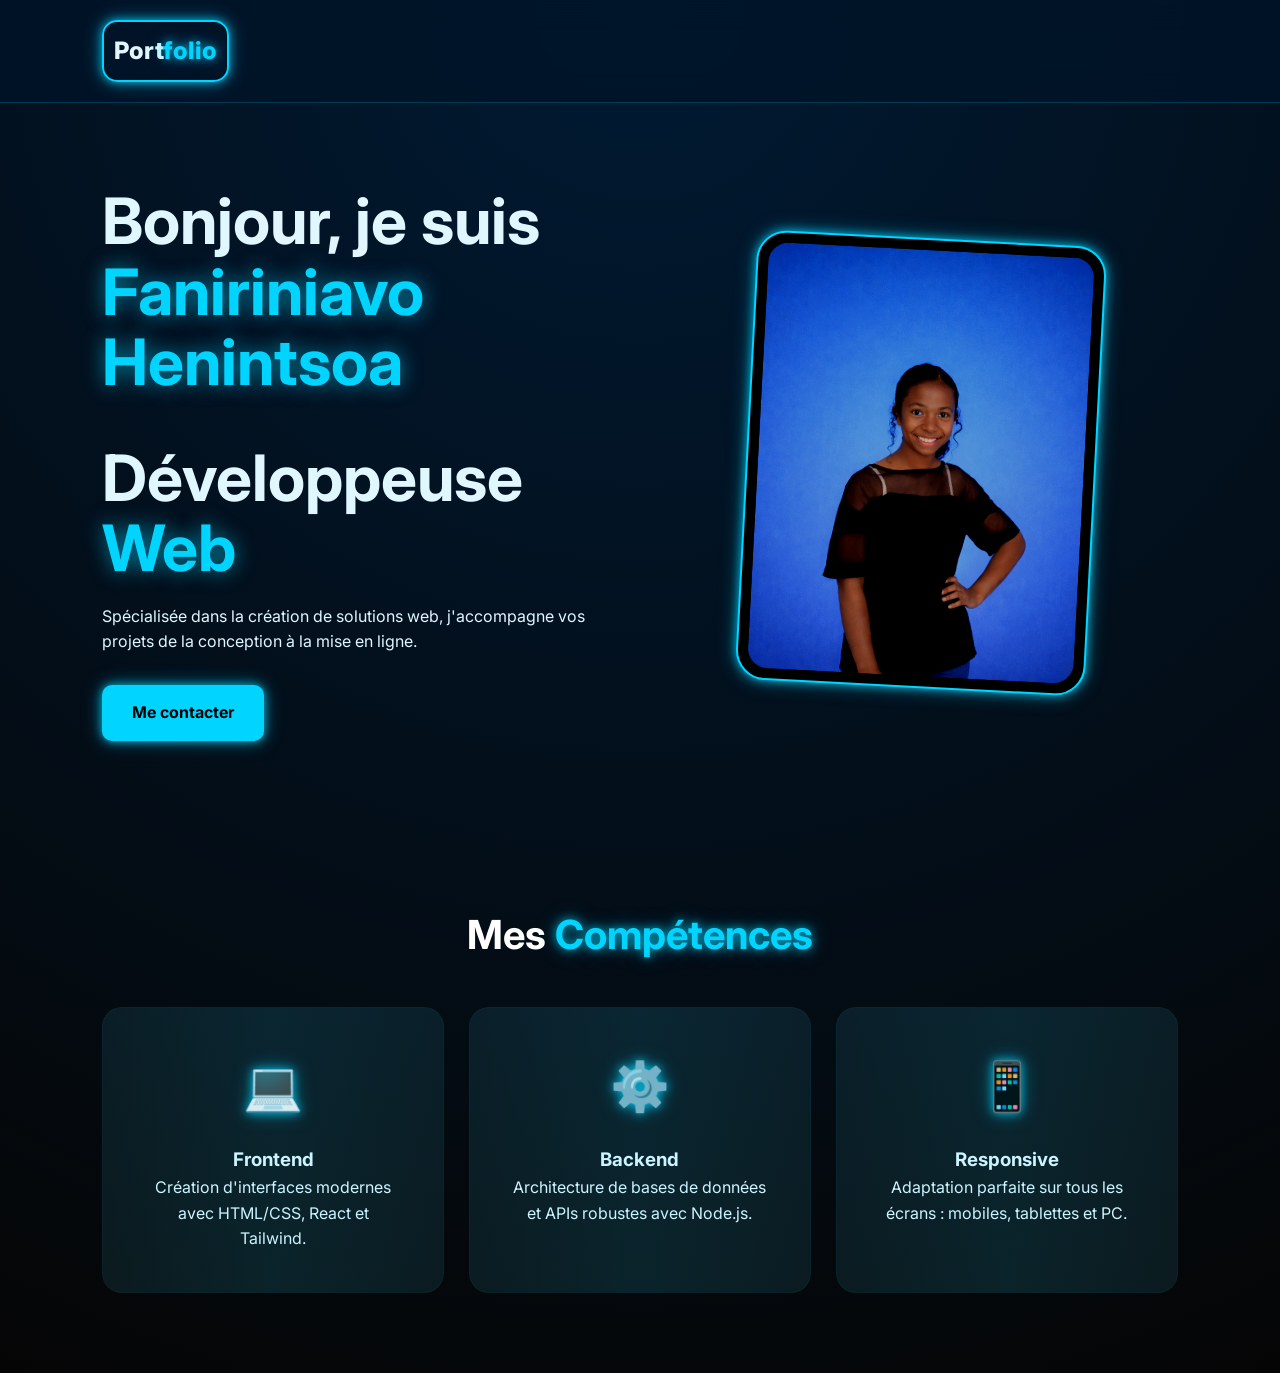
<file: index.html>
<!DOCTYPE html>
<html lang="en">
<head>
    <meta charset="UTF-8">
    <meta name="viewport" content="width=device-width, initial-scale=1.0">
    <title>mon portfolio</title>
    
</head>
<body>
    <!DOCTYPE html>
<html lang="fr">
<head>
    <meta charset="UTF-8">
    <meta name="viewport" content="width=device-width, initial-scale=1.0">
    <title>Dev Portfolio | Moderne</title>
    <link rel="stylesheet" href="style2.css">
    <link href="https://fonts.googleapis.com/css2?family=Inter:wght@300;400;600;800&display=swap" rel="stylesheet">
</head>
<body>

    <nav class="navbar">
        <div class="logo">Port<span>folio</span></div>
        
        
    </nav>

    <header class="hero" id="accueil">
        <div class="hero-text">
            <h1>Bonjour, je suis <span>Faniriniavo Henintsoa</span></h1>
            <br>
            <h1>Développeuse <span>Web</span></h1>
            <p>Spécialisée dans la création de solutions web, j'accompagne vos projets de la conception à la mise en ligne.</p>
         <div class="hero-btns">
                <a href="./contact.html" class="btn-primary">Me contacter</a>
                
            </div>
        </div>

        <div class="hero-image-container">
            <div class="main-photo-card">
                <img src="./ChatGPT Image 21 févr. 2026, 10_23_17.png" alt="Ma Photo de Profil">
               
            </div>
        </div>
    </header>

    <section class="services" id="services">
        <h2 class="title">Mes <span>Compétences</span></h2>
        <div class="grid-services">
            <div class="card">
                <div class="icon">💻</div>
                <h3>Frontend</h3>
                <p>Création d'interfaces modernes avec HTML/CSS, React et Tailwind.</p>
            </div>
            <div class="card">
                <div class="icon">⚙️</div>
                <h3>Backend</h3>
                <p>Architecture de bases de données et APIs robustes avec Node.js.</p>
            </div>
            <div class="card">
                <div class="icon">📱</div>
                <h3>Responsive</h3>
                <p>Adaptation parfaite sur tous les écrans : mobiles, tablettes et PC.</p>
            </div>
        </div>
    </section>

   

</body>
</html>
    
</body>

</html>
</file>
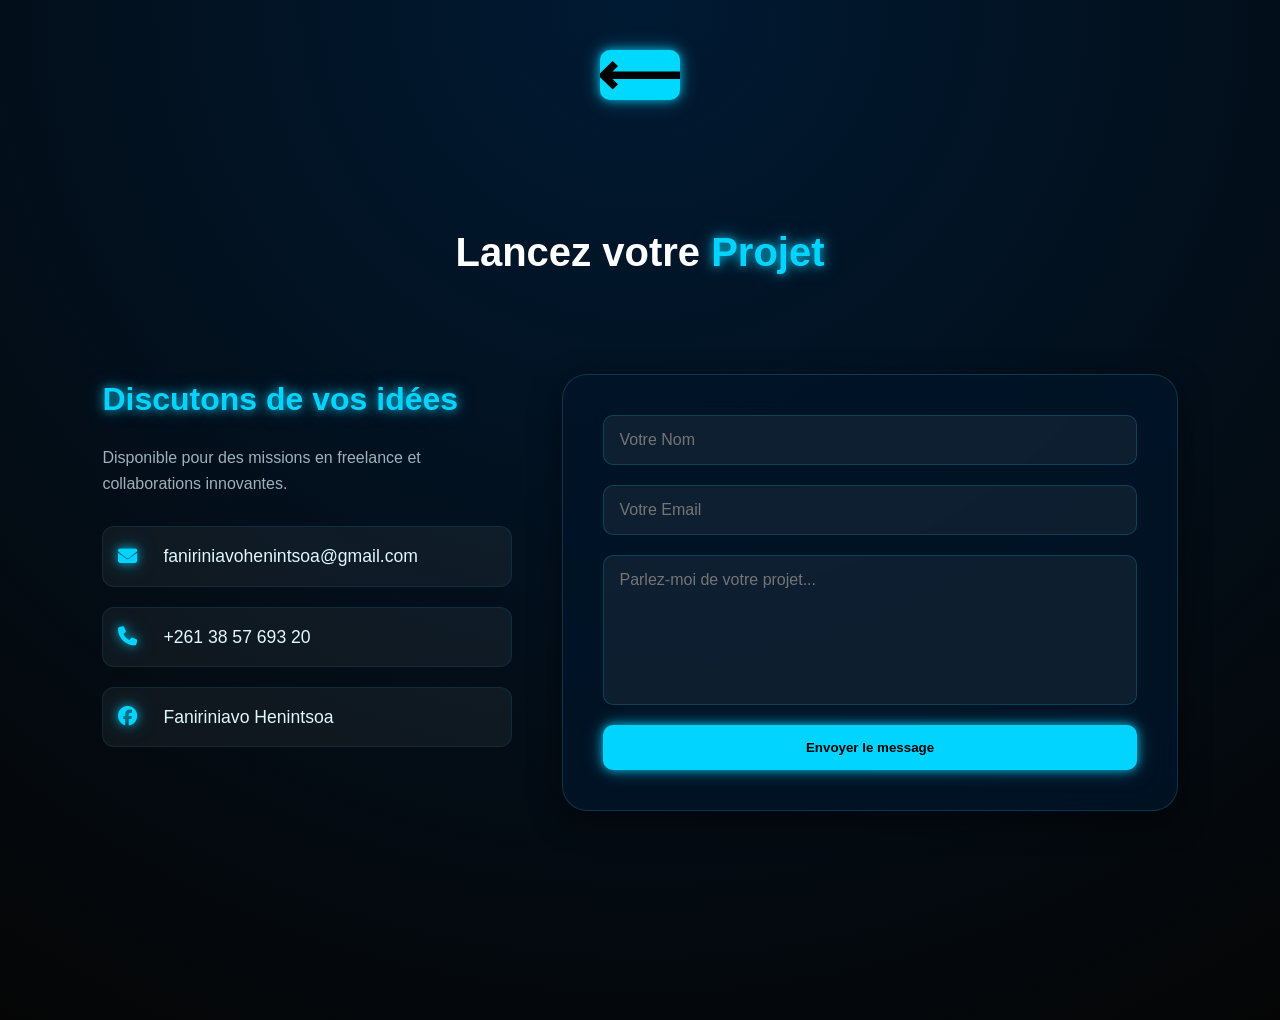
<file: contact.html>
<!DOCTYPE html>
<html lang="en">
<head>
    <meta charset="UTF-8">
    <meta name="viewport" content="width=device-width, initial-scale=1.0">
    <title>Document</title>
   <link rel="stylesheet" href="https://cdnjs.cloudflare.com/ajax/libs/font-awesome/6.4.2/css/all.min.css">
    <link rel="stylesheet" href="./style2.css">
    <a href="./index.html" ></a>
   
</head>
<body>
    <div class="hero-btns">
        <a href="./index.html" class="hehe">⟵</a>
    </div>
    <section class="contact-container">
    <h2 class="title">Lancez votre <span>Projet</span></h2>
    
    <div class="contact-wrapper">
        <div class="contact-info">
            <h3>Discutons de vos idées</h3>
            <p>Disponible pour des missions en freelance et collaborations innovantes.</p>
           
            <div class="info-item">
    <i class="fa-solid fa-envelope"></i>
    faniriniavohenintsoa@gmail.com
</div>
            <div class="contact-info">
    
    
    

    <div class="info-item">
        <i class="fa-solid fa-phone"></i> +261 38 57 693 20
    </div>

    <a href="https://www.facebook.com/profile.php?id=61579032651166" target="_blank" class="info-item social-link">
        <i class="fa-brands fa-facebook"></i>Faniriniavo Henintsoa
    </a>
</div>
            
        </div>
        

        <form class="contact-form">
            <input type="text" placeholder="Votre Nom" required>
            <input type="email" placeholder="Votre Email" required>
            <textarea placeholder="Parlez-moi de votre projet..."></textarea>
            <button type="submit" class="btn-primary">Envoyer le message</button>
        </form>
    </div>
</section>
    
</body>

</html>
</file>
<file: style2.css>
/* Variables de couleurs - Style NÉON BLEU */
:root {
    --primary: #00d4ff; /* Bleu cyan néon */
    --secondary: #0055ff; /* Bleu profond */
    --bg-dark: #050505; /* Noir profond pour le contraste */
    --text-light: #e0f7ff;
    --glass: rgba(0, 20, 40, 0.8);
    --neon-glow: 0 0 10px rgba(0, 212, 255, 0.8), 0 0 20px rgba(0, 212, 255, 0.4);
}

* {
    margin: 0;
    padding: 0;
    box-sizing: border-box;
    font-family: 'Inter', sans-serif;
}

body {
    background: radial-gradient(circle at top, #001a33 0%, #050505 100%);
    color: var(--text-light);
    line-height: 1.6;
    overflow-x: hidden;
}

/* Navigation */
.navbar {
    display: flex;
    justify-content: space-between;
    align-items: center;
    padding: 20px 8%;
    background: var(--glass);
    border-bottom: 1px solid rgba(0, 212, 255, 0.2);
    backdrop-filter: blur(15px);
    position: sticky;
    top: 0;
    z-index: 1000;
}

.logo { 
    font-size: 1.5rem; 
    font-weight: 800; 
    border: 2px solid var(--primary);
    box-shadow: var(--neon-glow);
    border-radius: 15px; 
    padding: 10px; 
}
.logo span { color: var(--primary); text-shadow: var(--neon-glow); }

.nav-links { display: flex; list-style: none; gap: 30px; }
.nav-links a { 
    text-decoration: none; 
    color: var(--text-light); 
    font-weight: 500; 
    transition: 0.3s;
}
.nav-links a:hover { color: var(--primary); text-shadow: var(--neon-glow); }

.btn-contact {
    background: transparent;
    color: var(--primary);
    border: 2px solid var(--primary);
    box-shadow: var(--neon-glow);
    padding: 10px 20px;
    border-radius: 50px;
    cursor: pointer;
    font-weight: bold;
    text-transform: uppercase;
}

/* Hero Section */
.hero {
    display: flex;
    align-items: center;
    padding: 80px 8%;
    min-height: 80vh;
    gap: 50px;
}

.hero-text { flex: 1; }
.hero-text h1 { font-size: 4rem; line-height: 1.1; margin-bottom: 20px; }
.hero-text span {
    color: var(--primary);
    text-shadow: 0 0 20px rgba(0, 212, 255, 0.6);
}

.hero-btns { display: flex; gap: 15px; margin-top: 30px;text-align: center;
   }
.btn-primary { 
    background: var(--primary); 
    color: #000; 
    border: none; 
    padding: 15px 30px; 
    border-radius: 10px; 
    cursor: pointer; 
    font-weight: bold;
    box-shadow: var(--neon-glow);
    text-decoration: none;
}
.btn-secondary { 
    background: transparent; 
    border: 1px solid var(--primary); 
    color: var(--primary);
    padding: 15px 30px; 
    border-radius: 10px; 
    cursor: pointer; 
}

/* PHOTO DE PROFIL */
.hero-image-container { flex: 1; display: flex; justify-content: center; }
.main-photo-card {
    width: 350px;
    height: 450px;
    background: #000;
    border: 2px solid var(--primary);
    box-shadow: var(--neon-glow);
    border-radius: 30px;
    padding: 10px;
    position: relative;
    transform: rotate(3deg);
}

.main-photo-card img {
    width: 100%;
    height: 100%;
    object-fit: cover;
    border-radius: 20px;
    filter: brightness(0.8) contrast(1.2);
    object-position: center top;
}

.floating-badge {
    position: absolute;
    bottom: 20px;
    right: -20px;
    background: var(--bg-dark);
    color: var(--primary);
    border: 1px solid var(--primary);
    padding: 10px 20px;
    border-radius: 50px;
    box-shadow: var(--neon-glow);
    font-weight: bold;
}

/* Services */
.services, .portfolio { padding: 80px 8%; text-align: center; }
.title { font-size: 2.5rem; margin-bottom: 40px; color: #fff; }
.title span { color: var(--primary); text-shadow: var(--neon-glow); }

.grid-services {
    display: grid;
    grid-template-columns: repeat(auto-fit, minmax(280px, 1fr));
    gap: 25px;
}

.card {
    background: rgba(255, 255, 255, 0.03);
    border: 1px solid rgba(0, 212, 255, 0.1);
    padding: 40px;
    border-radius: 20px;
    transition: 0.3s;
}

.card:hover { 
    transform: translateY(-10px); 
    border-color: var(--primary);
    box-shadow: 0 0 30px rgba(0, 212, 255, 0.2);
}

.icon { 
    font-size: 3rem; 
    margin-bottom: 20px; 
    color: var(--primary);
    text-shadow: var(--neon-glow);
}

/* Portfolio */
.grid-portfolio {
    display: grid;
    grid-template-columns: repeat(auto-fit, minmax(400px, 1fr));
    gap: 30px;
}

.project-box {
    position: relative;
    border-radius: 20px;
    overflow: hidden;
    height: 300px;
    border: 1px solid rgba(0, 212, 255, 0.2);
}

.project-box img { width: 100%; height: 100%; object-fit: cover; }

.project-overlay {
    position: absolute;
    bottom: 0;
    left: 0;
    width: 100%;
    height: 100%;
    background: linear-gradient(transparent, rgba(0, 10, 30, 0.95));
    display: flex;
    flex-direction: column;
    justify-content: flex-end;
    padding: 30px;
    color: var(--primary);
    opacity: 0;
    transition: 0.4s;
}

.project-box:hover .project-overlay { opacity: 1; }

/* Responsive */
@media (max-width: 900px) {
    .hero { flex-direction: column; text-align: center; padding-top: 40px; }
    .hero-text h1 { font-size: 2.5rem; }
    .hero-btns { justify-content: center; }
    .main-photo-card { width: 280px; height: 350px; }
}
@keyframes float {
    0% { transform: rotate(3deg) translateY(0px); }
    50% { transform: rotate(1deg) translateY(-20px); }
    100% { transform: rotate(3deg) translateY(0px); }
}

.main-photo-card {
    animation: float 6s infinite ease-in-out;
    transition: transform 0.5s cubic-bezier(0.175, 0.885, 0.32, 1.275);
}

.main-photo-card:hover {
    transform: rotate(0deg) scale(1.05); /* S'aligne et grossit au survol */
    animation-play-state: paused; /* S'arrête quand on regarde la photo */
}
@keyframes pulse-glow {
    0% { box-shadow: 0 0 10px rgba(0, 212, 255, 0.6); }
    50% { box-shadow: 0 0 25px rgba(0, 212, 255, 0.9), 0 0 40px rgba(0, 212, 255, 0.4); }
    100% { box-shadow: 0 0 10px rgba(0, 212, 255, 0.6); }
}

.logo, .btn-primary, .floating-badge {
    animation: pulse-glow 3s infinite ease-in-out;
}
.project-box img {
    transition: transform 0.8s scale(1.1);
}

.project-box:hover img {
    transform: scale(1.1); /* Zoom léger sur l'image */
}

.project-overlay {
    backdrop-filter: blur(0px);
    transition: all 0.4s ease;
}

.project-box:hover .project-overlay {
    opacity: 1;
    backdrop-filter: blur(8px); /* Floute l'arrière-plan au survol */
}
.card {
    position: relative;
    overflow: hidden;
}

.card::before {
    content: '';
    position: absolute;
    top: -50%;
    left: -50%;
    width: 200%;
    height: 200%;
    background: linear-gradient(45deg, transparent, rgba(0, 212, 255, 0.1), transparent);
    transform: rotate(45deg);
    transition: 0.8s;
}

.card:hover::before {
    left: 100%;
    top: 100%;
}
/* --- PAGE CONTACT STYLES --- */

.contact-container {
    padding: 100px 8%;
    display: flex;
    flex-direction: column;
    align-items: center;
    min-height: 100vh;
}

.contact-wrapper {
    display: grid;
    grid-template-columns: 1fr 1.5fr;
    gap: 50px;
    width: 100%;
    max-width: 1100px;
    margin-top: 50px;
}

/* --- COLONNE INFOS (GAUCHE) --- */
.contact-info h3 {
    font-size: 2rem;
    margin-bottom: 20px;
    color: var(--primary);
    text-shadow: var(--neon-glow);
}

.contact-info p {
    margin-bottom: 30px;
    color: rgba(224, 247, 255, 0.7);
}

.info-item {
    display: flex;
    align-items: center;
    gap: 15px;
    margin-bottom: 20px;
    font-size: 1.1rem;
    padding: 15px;
    background: rgba(255, 255, 255, 0.05);
    border-radius: 12px;
    border: 1px solid rgba(0, 212, 255, 0.1);
    transition: 0.3s;
}

.info-item:hover {
    border-color: var(--primary);
    box-shadow: var(--neon-glow);
    transform: translateX(10px);
}

/* --- FORMULAIRE GLASSMORPHISM (DROITE) --- */
.contact-form {
    background: var(--glass);
    padding: 40px;
    border-radius: 25px;
    border: 1px solid rgba(0, 212, 255, 0.2);
    backdrop-filter: blur(20px);
    box-shadow: 0 10px 30px rgba(0, 0, 0, 0.5);
    display: flex;
    flex-direction: column;
    gap: 20px;
}

.contact-form input, 
.contact-form select, 
.contact-form textarea {
    width: 100%;
    padding: 15px;
    background: rgba(255, 255, 255, 0.05);
    border: 1px solid rgba(0, 212, 255, 0.2);
    border-radius: 10px;
    color: white;
    font-size: 1rem;
    outline: none;
    transition: 0.3s;
}

/* Effet au clic sur les champs */
.contact-form input:focus, 
.contact-form textarea:focus {
    border-color: var(--primary);
    background: rgba(0, 212, 255, 0.05);
    box-shadow: 0 0 15px rgba(0, 212, 255, 0.3);
}

.contact-form textarea {
    height: 150px;
    resize: none;
}

/* Animation du bouton d'envoi */
.btn-submit {
    background: var(--primary);
    color: #000;
    padding: 18px;
    border: none;
    border-radius: 12px;
    font-weight: 800;
    text-transform: uppercase;
    cursor: pointer;
    letter-spacing: 1px;
    transition: 0.4s;
    box-shadow: var(--neon-glow);
}

.btn-submit:hover {
    transform: scale(1.02);
    filter: brightness(1.2);
    box-shadow: 0 0 30px rgba(0, 212, 255, 0.6);
}

/* --- RESPONSIVE --- */
@media (max-width: 850px) {
    .contact-wrapper {
        grid-template-columns: 1fr;
    }
    .contact-info {
        text-align: center;
    }
    .info-item {
        justify-content: center;
    }
}
.hehe{
     background: var(--primary); 
    color: #000; 
    border: none; 
    padding: 15px 30px; 
    border-radius: 10px; 
    cursor: pointer; 
    font-weight: bold;
    box-shadow: var(--neon-glow);
    text-decoration: none;
    display: inline-block;  /* Permet au bouton de garder ses marges */
     margin: 20px auto;      /* Ajoute de l'espace et aide au centrage */
    
   
 
}
.hehe {
    font-size: 5rem; /* Très gros */
    line-height: 1;  /* Évite que le lien ne devienne trop haut */
     /* 1. On fixe la taille du carré bleu */
    width: 80px; 
    height: 50px;
    
    /* 2. On booste la flèche */
    font-size: 60px; 
    
    /* 3. On empêche le bloc de s'étirer */
    display: flex;
    justify-content: center; /* Centre horizontalement */
    align-items: center;     /* Centre verticalement */
    
    /* 4. Esthétique */
    background-color: #00d9ff; /* Ta couleur bleu néon */
    border-radius: 10px;
    text-decoration: none;
    color: black;
    
    /* Optionnel : si la flèche dépasse, on cache ce qui sort */
    overflow: hidden; 
}
/* Ajoute ceci à la fin de ton fichier CSS */

.info-item i {
    color: var(--primary);
    font-size: 1.2rem;
    min-width: 25px; /* Aligne les textes si les icônes ont des largeurs différentes */
}

.social-link {
    text-decoration: none;
    color: inherit; /* Garde la couleur de texte du parent */
    display: flex;
    transition: 0.3s ease;
}

.social-link:hover {
    background: rgba(0, 212, 255, 0.1); /* Un fond légèrement bleuté au survol */
    color: var(--primary);
}
/* Pour s'assurer que les icônes s'affichent en bleu néon */
.info-item i {
    color: var(--primary);
    text-shadow: var(--neon-glow);
    font-size: 1.2rem;
    width: 30px; /* Aligne les icônes proprement */
}

/* Enlever le soulignement bleu par défaut des liens */
.social-link {
    text-decoration: none;
    color: var(--text-light); /* Garde le texte blanc/bleu très clair */
}
</file>
